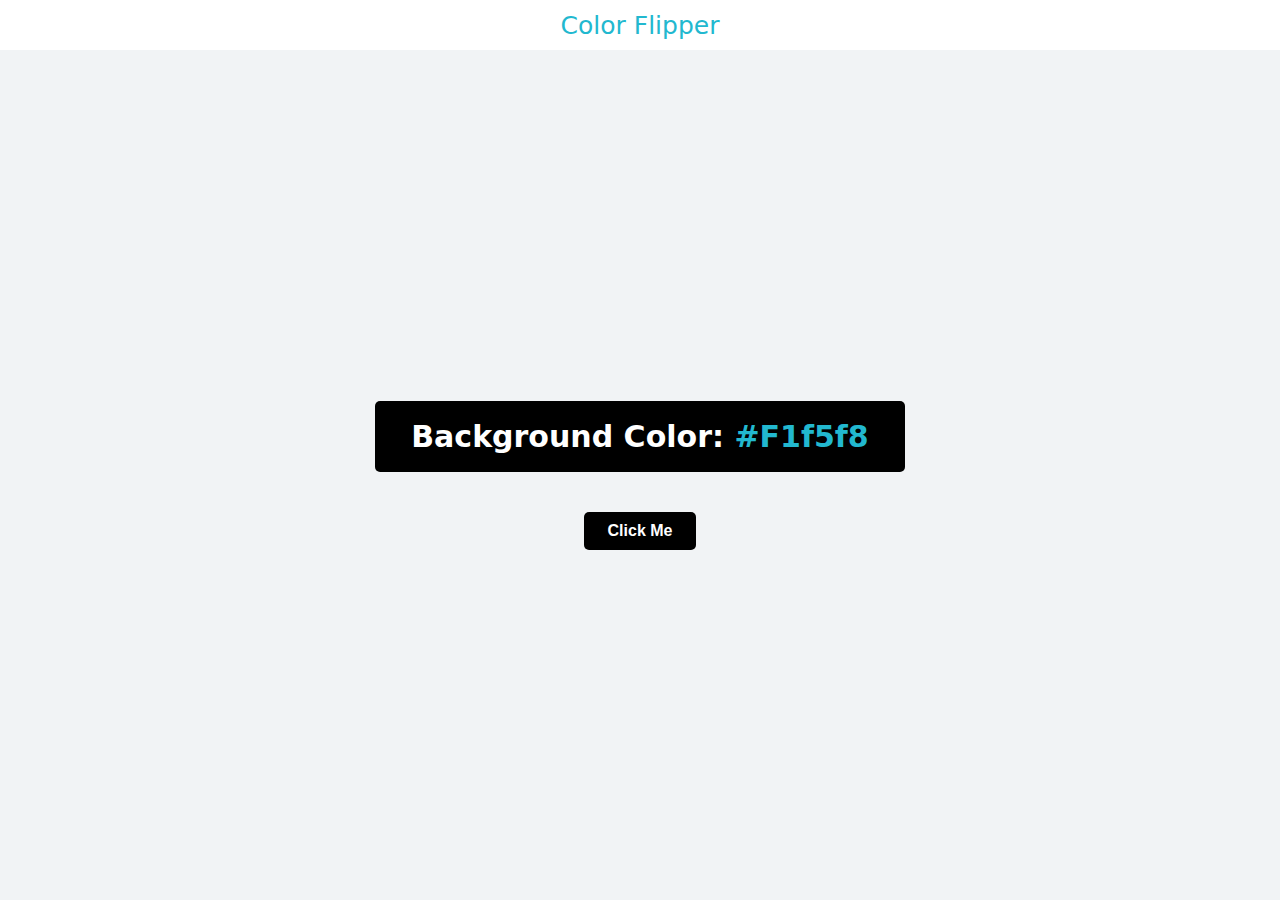
<file: color-flipper/index.html>
<!DOCTYPE html>
<html lang="en">
  <head>
    <meta charset="UTF-8" />
    <meta http-equiv="X-UA-Compatible" content="IE=edge" />
    <meta name="viewport" content="width=device-width, initial-scale=1.0" />
    <title>Color Flipper</title>
    <link rel="stylesheet" href="./style.css" />
  </head>
  <body>
    <!-- navbar -->
    <nav class="navbar">
      <span class="navbar-brand">Color Flipper</span>
    </nav>
    <main class="container">
      <!-- Background Color section -->
      <h1>Background Color: <span class="color">#F1f5f8</span></h1>
      <button class="btn" id="btn">Click Me</button>
    </main>
    <script src="./app.js"></script>
  </body>
</html>
</file>
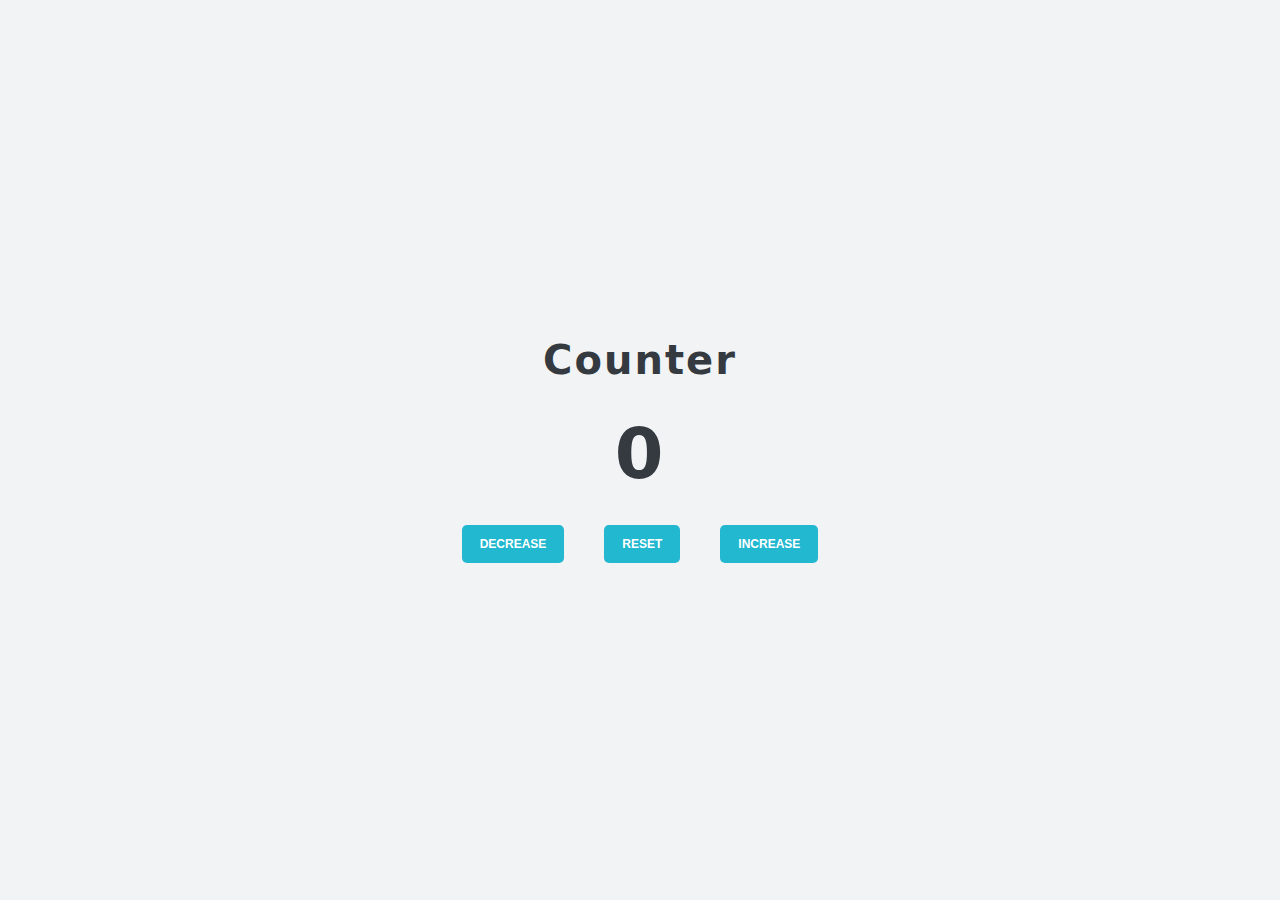
<file: counter/index.html>
<!DOCTYPE html>
<html lang="en">
  <head>
    <meta charset="UTF-8" />
    <meta http-equiv="X-UA-Compatible" content="IE=edge" />
    <meta name="viewport" content="width=device-width, initial-scale=1.0" />
    <title>Counter</title>
    <link rel="stylesheet" href="./style.css" />
  </head>
  <body>
    <main class="counter-container">
      <h1 class="counter-heading">Counter</h1>
      <span class="counter" id="counter">0</span>
      <div class="counter-buttons">
        <button class="btn decrease">Decrease</button>
        <button class="btn reset">Reset</button>
        <button class="btn increase">Increase</button>
      </div>
    </main>
    <script src="./app.js"></script>
  </body>
</html>
</file>
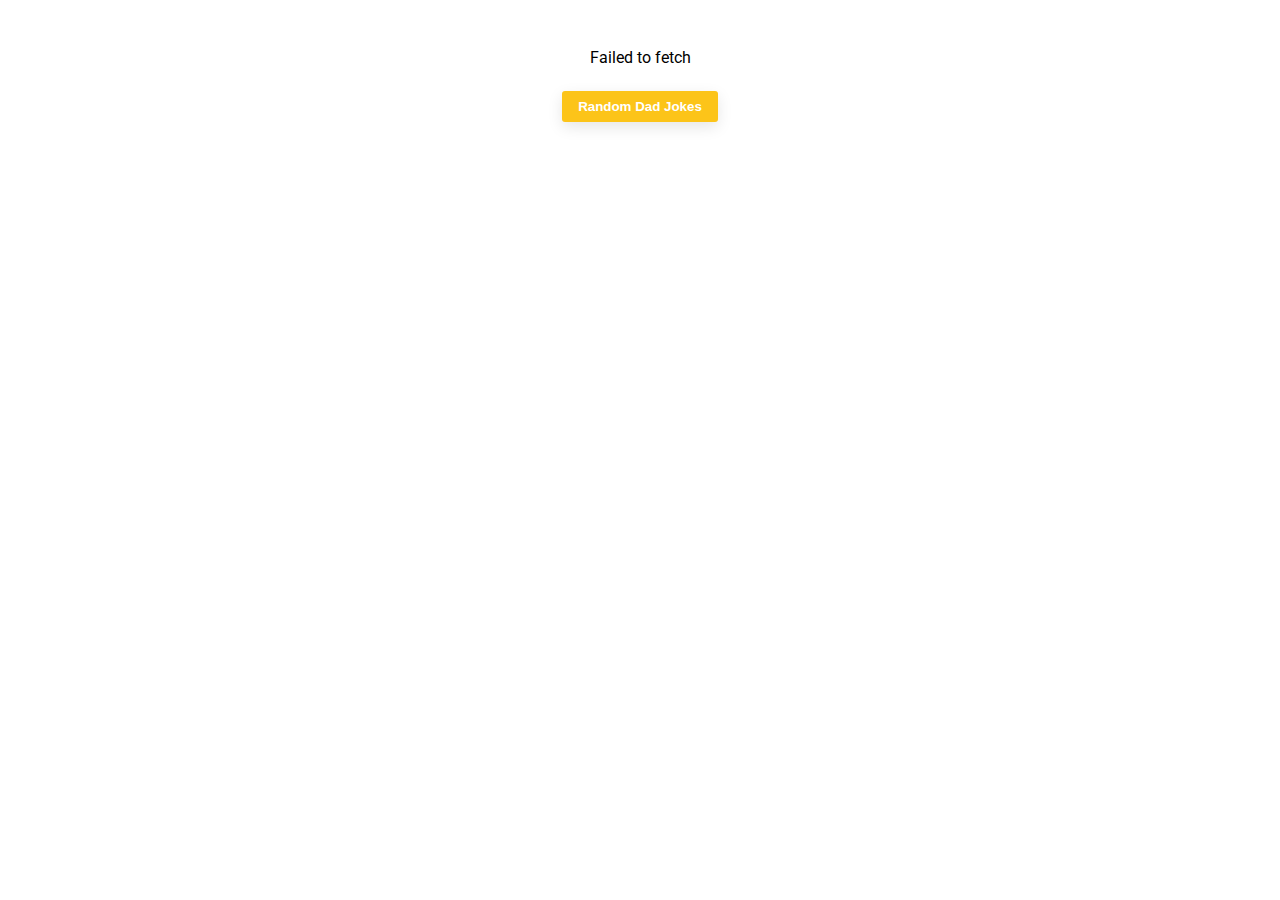
<file: dad jokes/index.html>
<!DOCTYPE html>
<html lang="en">
  <head>
    <meta charset="UTF-8" />
    <meta http-equiv="X-UA-Compatible" content="IE=edge" />
    <meta name="viewport" content="width=device-width, initial-scale=1.0" />
    <title>Dad jokes</title>
    <link rel="stylesheet" href="./styles.css" />
  </head>
  <body>
    <main class="main">
      <div class="joke-container">
        <p class="result"></p>
      </div>
      <button class="btn">Random Dad Jokes</button>
    </main>
    <script src="./script.js"></script>
  </body>
</html>
</file>
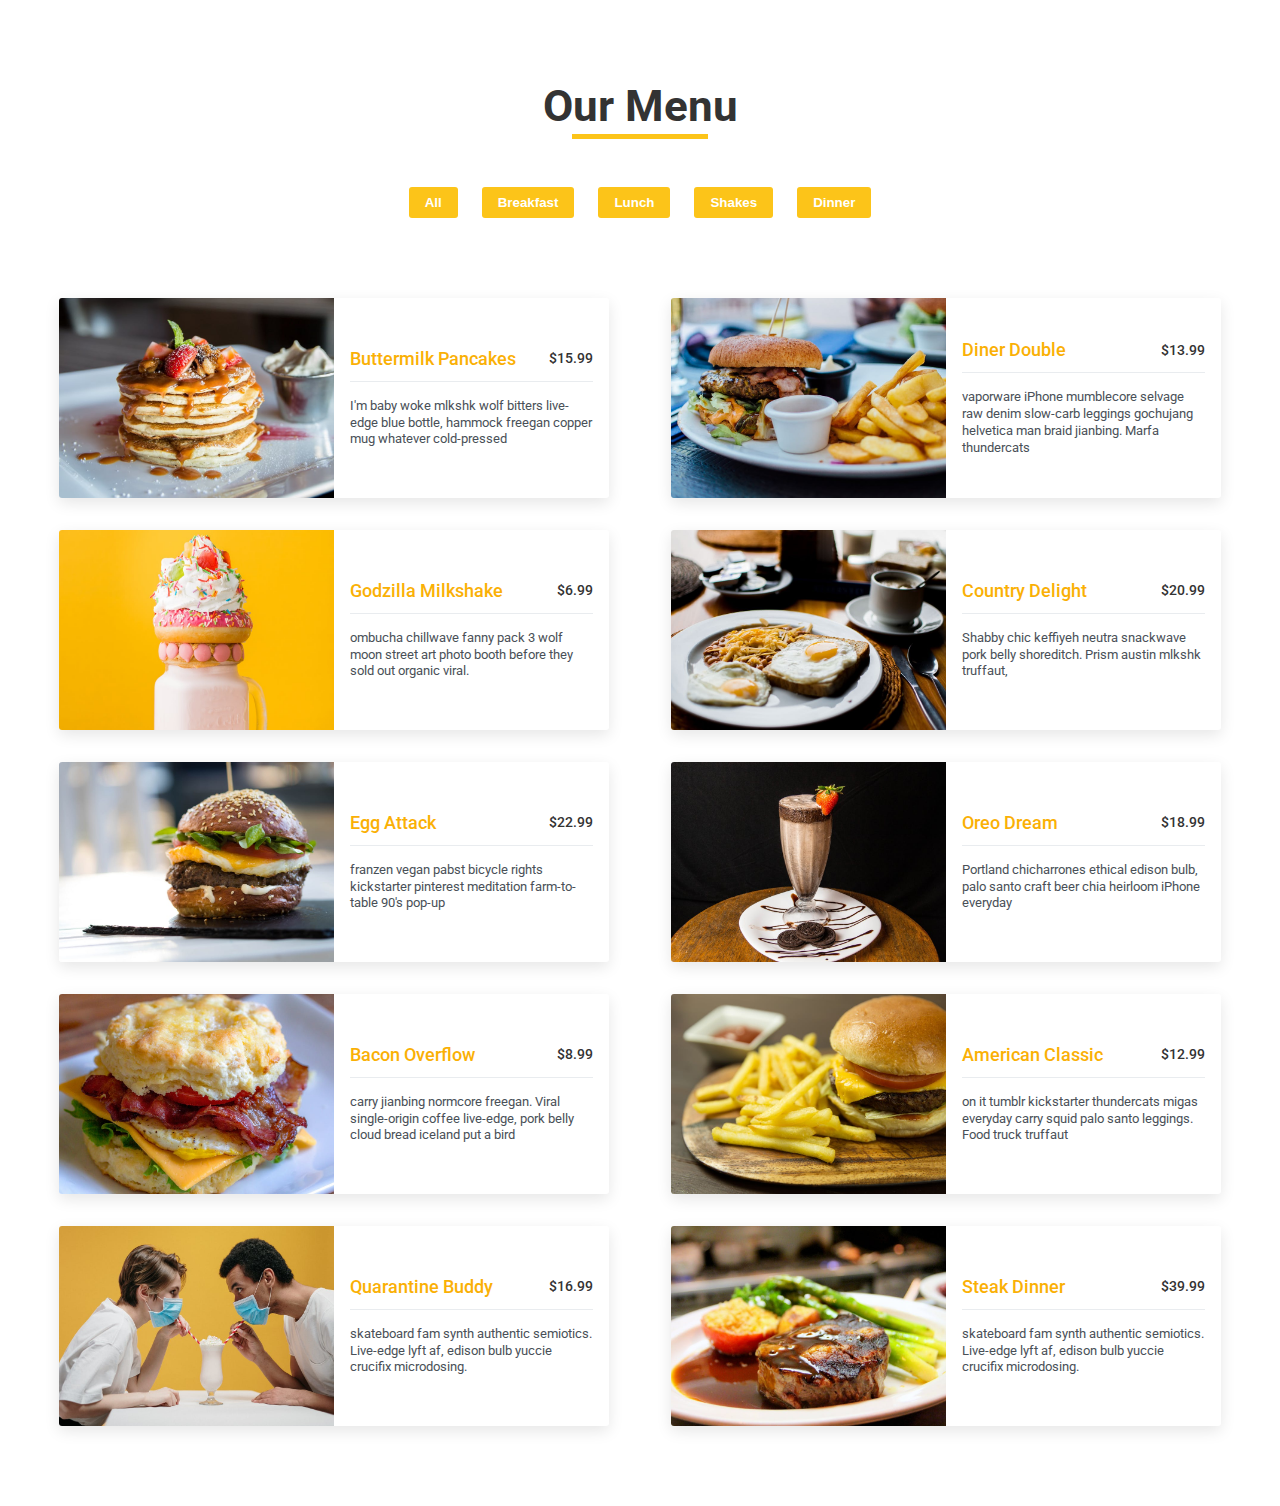
<file: menu/index.html>
<!DOCTYPE html>
<html lang="en">
  <head>
    <meta charset="UTF-8" />
    <meta http-equiv="X-UA-Compatible" content="IE=edge" />
    <meta name="viewport" content="width=device-width, initial-scale=1.0" />
    <title>Menu</title>
    <link
      rel="stylesheet"
      href="https://cdnjs.cloudflare.com/ajax/libs/font-awesome/6.1.1/css/all.min.css"
      integrity="sha512-KfkfwYDsLkIlwQp6LFnl8zNdLGxu9YAA1QvwINks4PhcElQSvqcyVLLD9aMhXd13uQjoXtEKNosOWaZqXgel0g=="
      crossorigin="anonymous"
      referrerpolicy="no-referrer"
    />
    <link rel="stylesheet" href="./styles.css" />
  </head>
  <body>
    <div class="container">
      <header class="header">
        <div class="heading">
          <h1>Our Menu</h1>
          <div class="underline"></div>
        </div>
        <div class="button-container">
          <!-- <button class="button" data-category="all">All</button>
          <button class="button" data-category="breakfast">Breakfast</button>
          <button class="button" data-category="lunch">Lunch</button>
          <button class="button" data-category="shakes">Shakes</button>
          <button class="button" data-category="dinner">Dinner</button> -->
        </div>
      </header>
      <section class="section-center"></section>
    </div>
    <script src="./app.js"></script>
  </body>
</html>
</file>
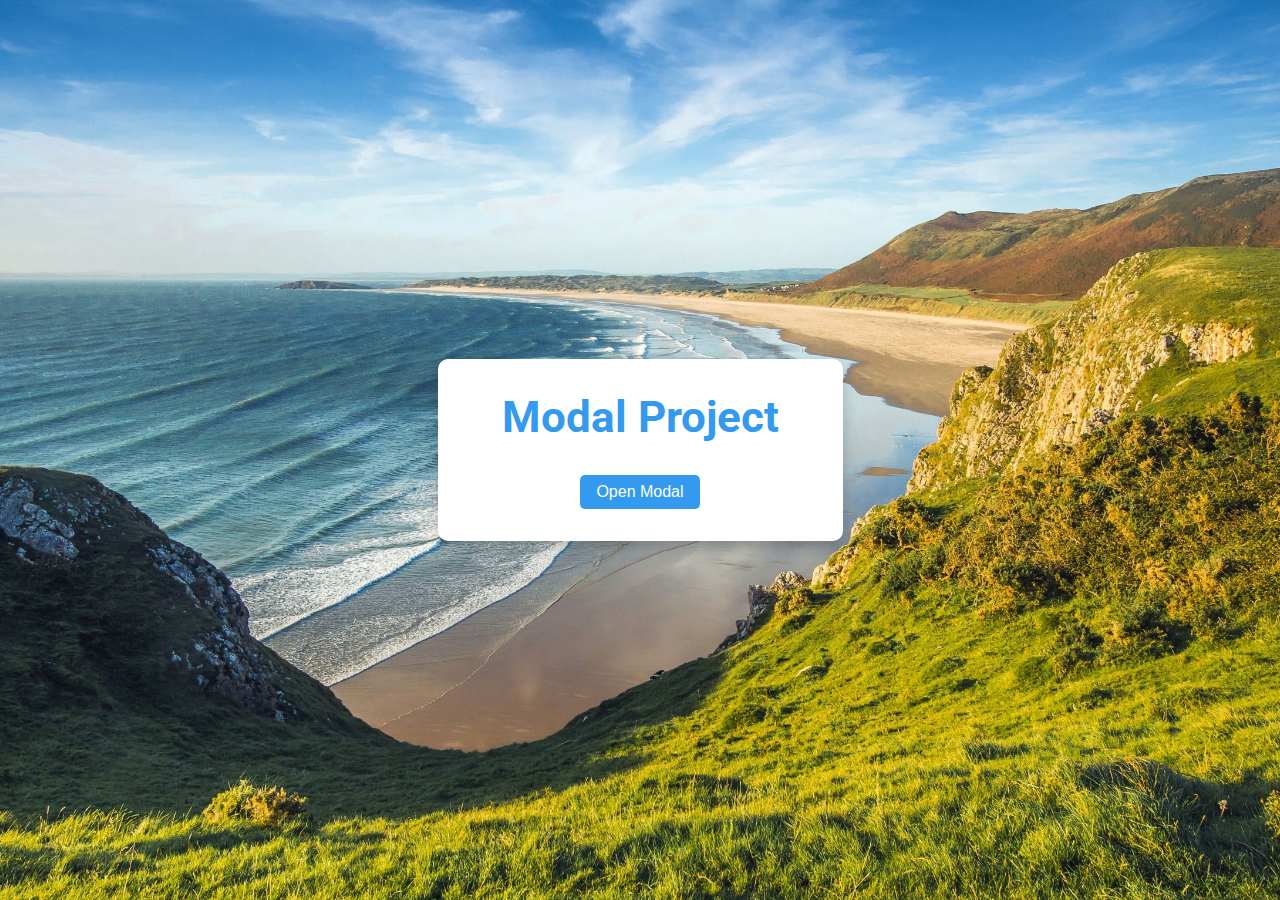
<file: modal/index.html>
<!DOCTYPE html>
<html lang="en">
  <head>
    <meta charset="UTF-8" />
    <meta http-equiv="X-UA-Compatible" content="IE=edge" />
    <meta name="viewport" content="width=device-width, initial-scale=1.0" />
    <title>Modal</title>
    <link
      rel="stylesheet"
      href="https://cdnjs.cloudflare.com/ajax/libs/font-awesome/6.1.1/css/all.min.css"
      integrity="sha512-KfkfwYDsLkIlwQp6LFnl8zNdLGxu9YAA1QvwINks4PhcElQSvqcyVLLD9aMhXd13uQjoXtEKNosOWaZqXgel0g=="
      crossorigin="anonymous"
      referrerpolicy="no-referrer"
    />
    <link rel="stylesheet" href="./style.css" />
  </head>
  <body>
    <header class="banner">
      <div class="hero">
        <h1 class="hero-heading">Modal Project</h1>
        <button class="modal-btn">Open Modal</button>
      </div>
    </header>
    <div class="modal-overlay">
      <div class="modal-container">
        <h3>Modal Content</h3>
        <button class="close-btn">
          <i class="fas fa-close"></i>
        </button>
      </div>
    </div>
    <script src="./app.js"></script>
  </body>
</html>
</file>
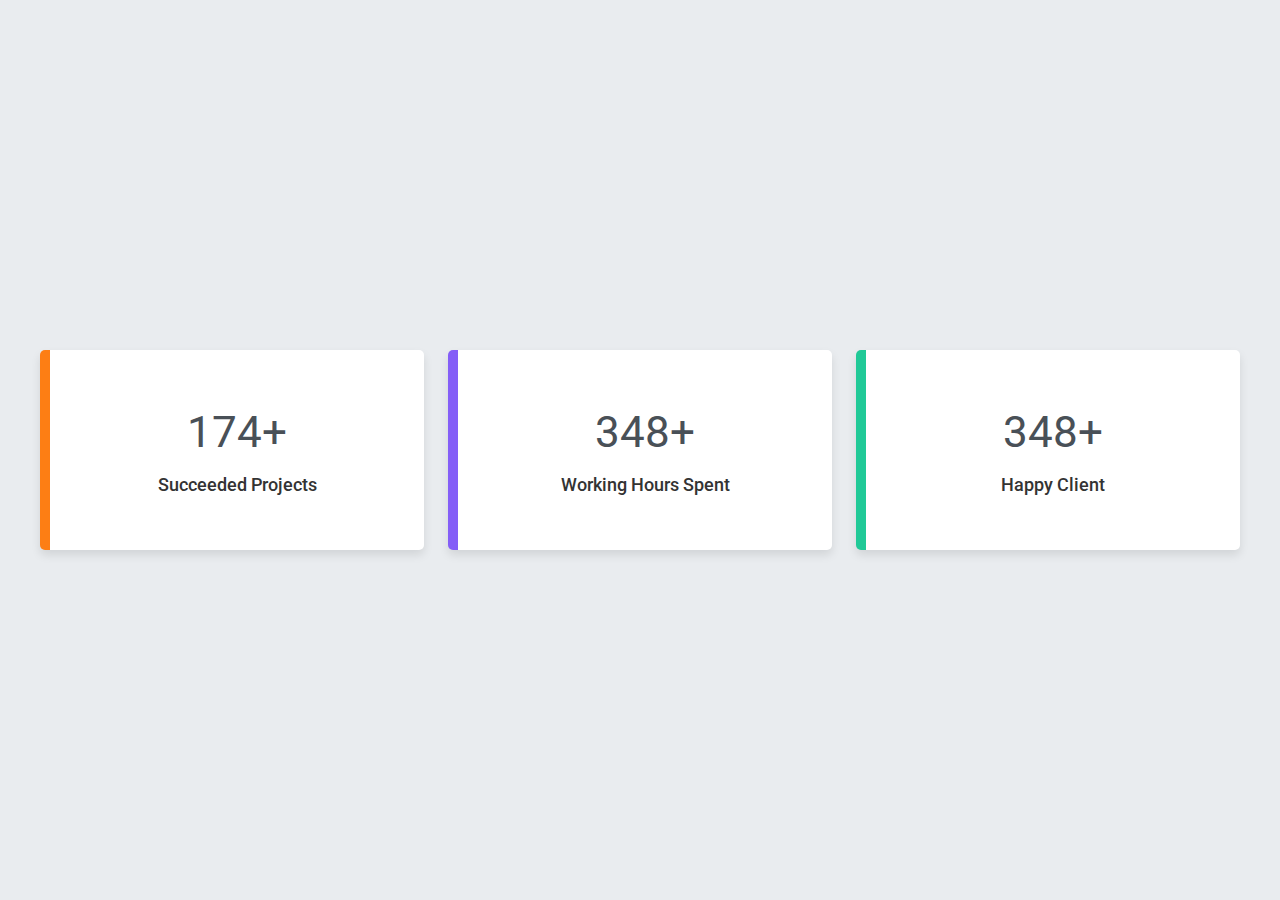
<file: numbers/index.html>
<!DOCTYPE html>
<html lang="en">
  <head>
    <meta charset="UTF-8" />
    <meta http-equiv="X-UA-Compatible" content="IE=edge" />
    <meta name="viewport" content="width=device-width, initial-scale=1.0" />
    <title>Numbers</title>
    <link
      rel="stylesheet"
      href="https://cdnjs.cloudflare.com/ajax/libs/font-awesome/6.1.1/css/all.min.css"
      integrity="sha512-KfkfwYDsLkIlwQp6LFnl8zNdLGxu9YAA1QvwINks4PhcElQSvqcyVLLD9aMhXd13uQjoXtEKNosOWaZqXgel0g=="
      crossorigin="anonymous"
      referrerpolicy="no-referrer"
    />
    <link rel="stylesheet" href="./styles.css" />
  </head>
  <body>
    <div class="container">
      <section class="section-center">
        <article class="card">
          <span class="number" data-value="500">0</span>
          <h2 class="card-heading">Succeeded Projects</h2>
        </article>
        <article class="card">
          <span class="number" data-value="1748">0</span>
          <h2 class="card-heading">Working Hours Spent</h2>
        </article>
        <article class="card">
          <span class="number" data-value="1500">0</span>
          <h2 class="card-heading">Happy Client</h2>
        </article>
      </section>
    </div>
    <script src="./app.js"></script>
  </body>
</html>
</file>
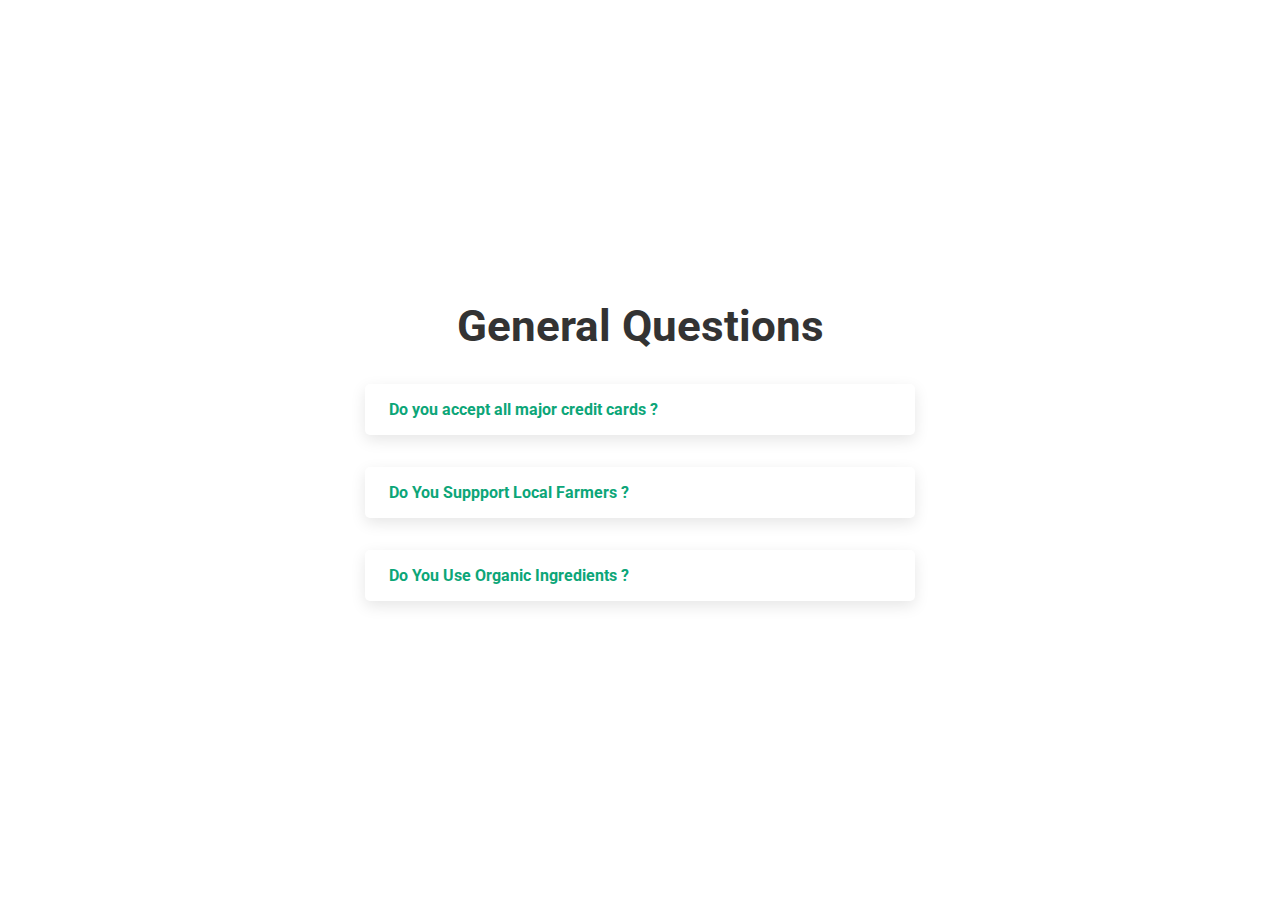
<file: questions/index.html>
<!DOCTYPE html>
<html lang="en">
  <head>
    <meta charset="UTF-8" />
    <meta http-equiv="X-UA-Compatible" content="IE=edge" />
    <meta name="viewport" content="width=device-width, initial-scale=1.0" />
    <title>Questions</title>
    <link
      rel="stylesheet"
      href="https://cdnjs.cloudflare.com/ajax/libs/font-awesome/6.1.1/css/all.min.css"
      integrity="sha512-KfkfwYDsLkIlwQp6LFnl8zNdLGxu9YAA1QvwINks4PhcElQSvqcyVLLD9aMhXd13uQjoXtEKNosOWaZqXgel0g=="
      crossorigin="anonymous"
      referrerpolicy="no-referrer"
    />
    <link rel="stylesheet" href="./styles.css" />
  </head>
  <body>
    <div class="container">
      <main class="questions-center">
        <h1 class="heading">General Questions</h1>
        <section class="questions">
          <!-- question -->
          <article class="question">
            <div class="question-header">
              <h2 class="question-title">Do you accept all major credit cards ?</h2>
              <button class="question-toggle-btn">
                <i class="fa-solid fa-angle-down"></i>
                <i class="fa-solid fa-angle-up"></i>
              </button>
            </div>
            <p class="question-text">
              Lorem ipsum dolor sit, amet consectetur adipisicing elit. Rem voluptates impedit iusto deleniti odit hic exercitationem aliquam, natus fugit alias neque eaque ut nobis facere.
            </p>
          </article>
          <!-- question -->
          <article class="question">
            <div class="question-header">
              <h2 class="question-title">Do You Suppport Local Farmers ?</h2>
              <button class="question-toggle-btn">
                <i class="fa-solid fa-angle-down"></i>
                <i class="fa-solid fa-angle-up"></i>
              </button>
            </div>
            <p class="question-text">
              Lorem ipsum dolor sit, amet consectetur adipisicing elit. Rem voluptates impedit iusto deleniti odit hic exercitationem aliquam, natus fugit alias neque eaque ut nobis facere.
            </p>
          </article>
          <!-- question -->
          <article class="question">
            <div class="question-header">
              <h2 class="question-title">Do You Use Organic Ingredients ?</h2>
              <button class="question-toggle-btn">
                <i class="fa-solid fa-angle-down"></i>
                <i class="fa-solid fa-angle-up"></i>
              </button>
            </div>
            <p class="question-text">
              Lorem ipsum dolor sit, amet consectetur adipisicing elit. Rem voluptates impedit iusto deleniti odit hic exercitationem aliquam, natus fugit alias neque eaque ut nobis facere.
            </p>
          </article>
        </section>
      </main>
    </div>
    <script src="./app.js"></script>
  </body>
</html>
</file>
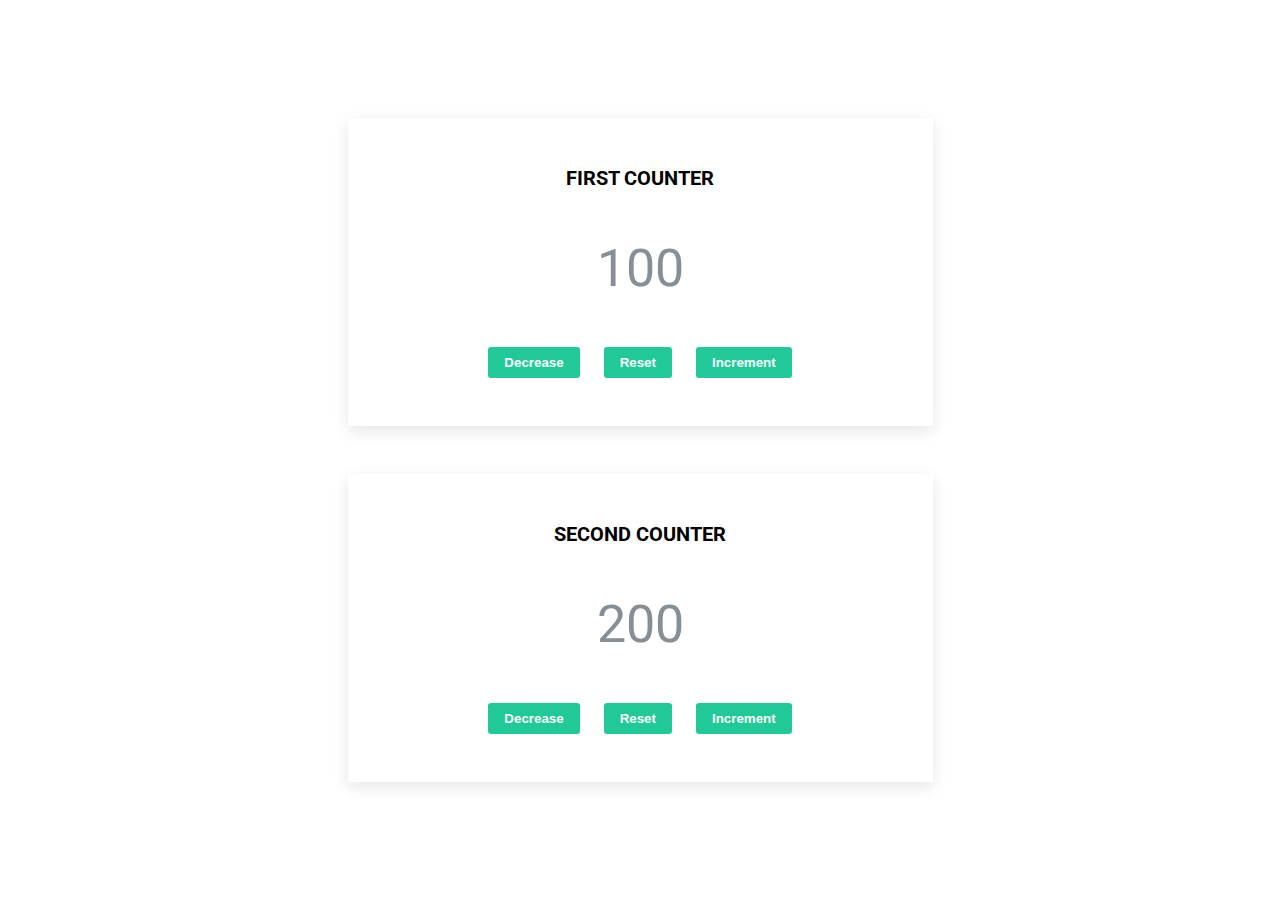
<file: OOP Projects/counter/index.html>
<!DOCTYPE html>
<html lang="en">
  <head>
    <meta charset="UTF-8" />
    <meta http-equiv="X-UA-Compatible" content="IE=edge" />
    <meta name="viewport" content="width=device-width, initial-scale=1.0" />
    <title>Counter</title>
    <link rel="stylesheet" href="./styles.css" />
  </head>
  <body>
    <div class="container">
      <section class="counters">
        <!-- First Counter -->
        <article class="counter first-counter">
          <h2 class="counter-heading">First Counter</h2>
          <span class="count">0</span>
          <div class="button-container">
            <button class="btn decrease">Decrease</button>
            <button class="btn reset">Reset</button>
            <button class="btn increase">Increment</button>
          </div>
        </article>
        <!-- Second Counter -->
        <article class="counter second-counter">
          <h2 class="counter-heading">Second Counter</h2>
          <span class="count">0</span>
          <div class="button-container">
            <button class="btn decrease">Decrease</button>
            <button class="btn reset">Reset</button>
            <button class="btn increase">Increment</button>
          </div>
        </article>
      </section>
    </div>
    <!-- <script src="./app-proto.js"></script> -->
    <script src="./app-class.js"></script>
  </body>
</html>
</file>
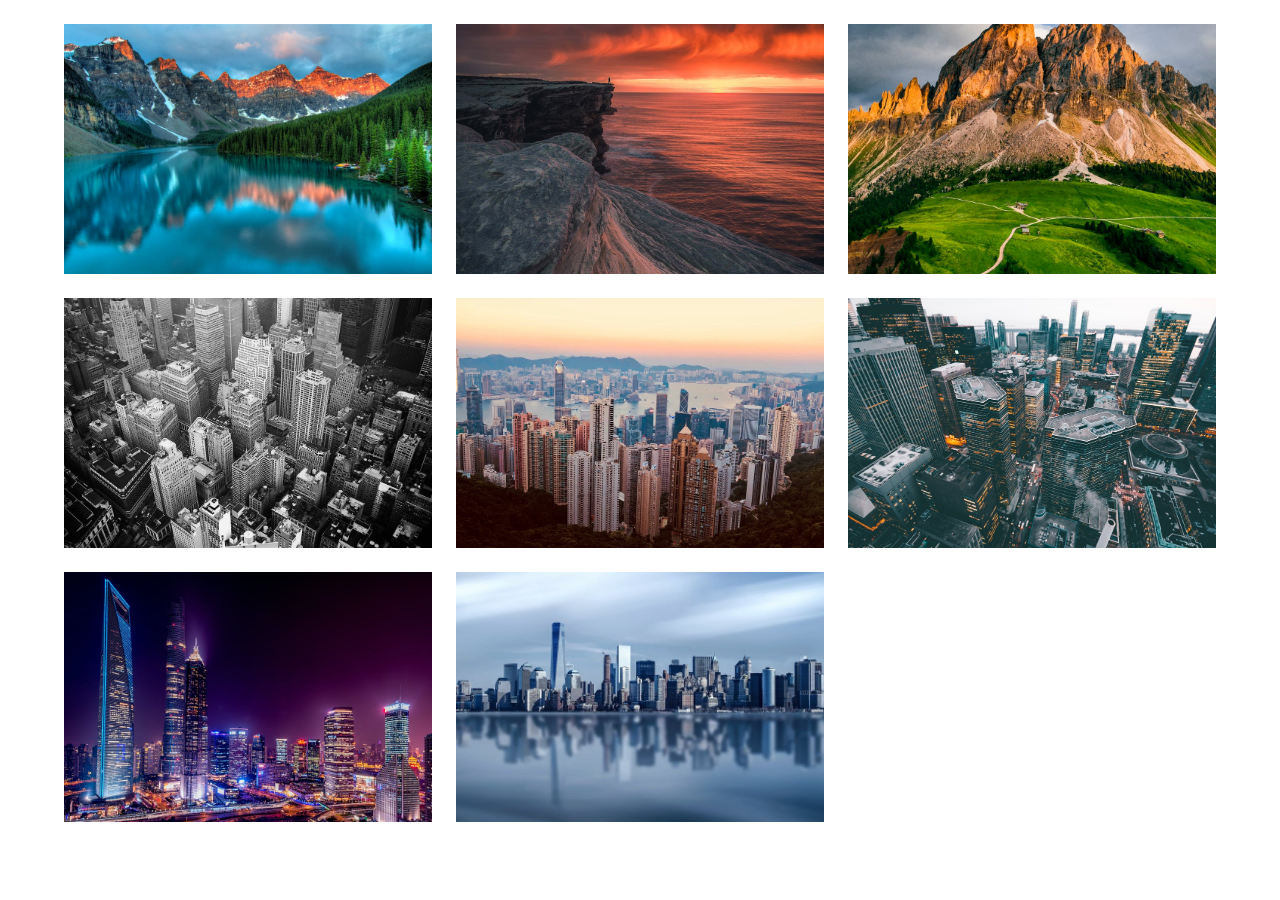
<file: OOP Projects/gallery/index.html>
<!DOCTYPE html>
<html lang="en">
  <head>
    <meta charset="UTF-8" />
    <meta http-equiv="X-UA-Compatible" content="IE=edge" />
    <meta name="viewport" content="width=device-width, initial-scale=1.0" />
    <title>Gallery</title>
    <link
      rel="stylesheet"
      href="https://cdnjs.cloudflare.com/ajax/libs/font-awesome/6.1.1/css/all.min.css"
      integrity="sha512-KfkfwYDsLkIlwQp6LFnl8zNdLGxu9YAA1QvwINks4PhcElQSvqcyVLLD9aMhXd13uQjoXtEKNosOWaZqXgel0g=="
      crossorigin="anonymous"
      referrerpolicy="no-referrer"
    />
    <link rel="stylesheet" href="./styles.css" />
  </head>
  <body>
    <div class="container">
      <!-- Nature Gallery -->
      <section class="section-center nature">
        <img src="./images/nature-1.jpeg" alt="nature imgs" class="img" title="nature-1" data-id="1" />
        <img src="./images/nature-2.jpeg" alt="nature imgs" class="img" title="nature-2" data-id="2" />
        <img
          src="./images/nature-3.jpeg"
          alt="nature imgs"
          class="img"
          title="
        nature-3"
          data-id="3"
        />
      </section>
      <!-- City Gallery -->
      <section class="section-center city">
        <img src="./images/city-1.jpeg" alt="city-img" class="img" title="city-1" data-id="1" />
        <img src="./images/city-2.jpeg" alt="city-img" class="img" title="city-2" data-id="2" />
        <img
          src="./images/city-3.jpeg"
          alt="city-img"
          class="img"
          title="
        city-3"
          data-id="3"
        />
        <img
          src="./images/city-4.jpeg"
          alt="city-img"
          class="img"
          title="
        city-4"
          data-id="4"
        />
        <img
          src="./images/city-5.jpeg"
          alt="city-img"
          class="img"
          title="
        city-5"
          data-id="5"
        />
      </section>
      <div class="modal">
        <i class="fa-solid fa-xmark close-modal"></i>
        <div class="modal-content">
          <img src="./images/city-1.jpeg" alt="" class="main-img" />
          <h2 class="image-name">Image Name</h2>
          <div class="button-container">
            <button class="btn btn-prev">
              <i class="fa-solid fa-chevron-left"></i>
            </button>
            <button class="btn btn-next">
              <i class="fa-solid fa-chevron-right"></i>
            </button>
          </div>
        </div>
        <div class="modal-images"></div>
      </div>
    </div>
    <script src="./app.js"></script>
  </body>
</html>
</file>
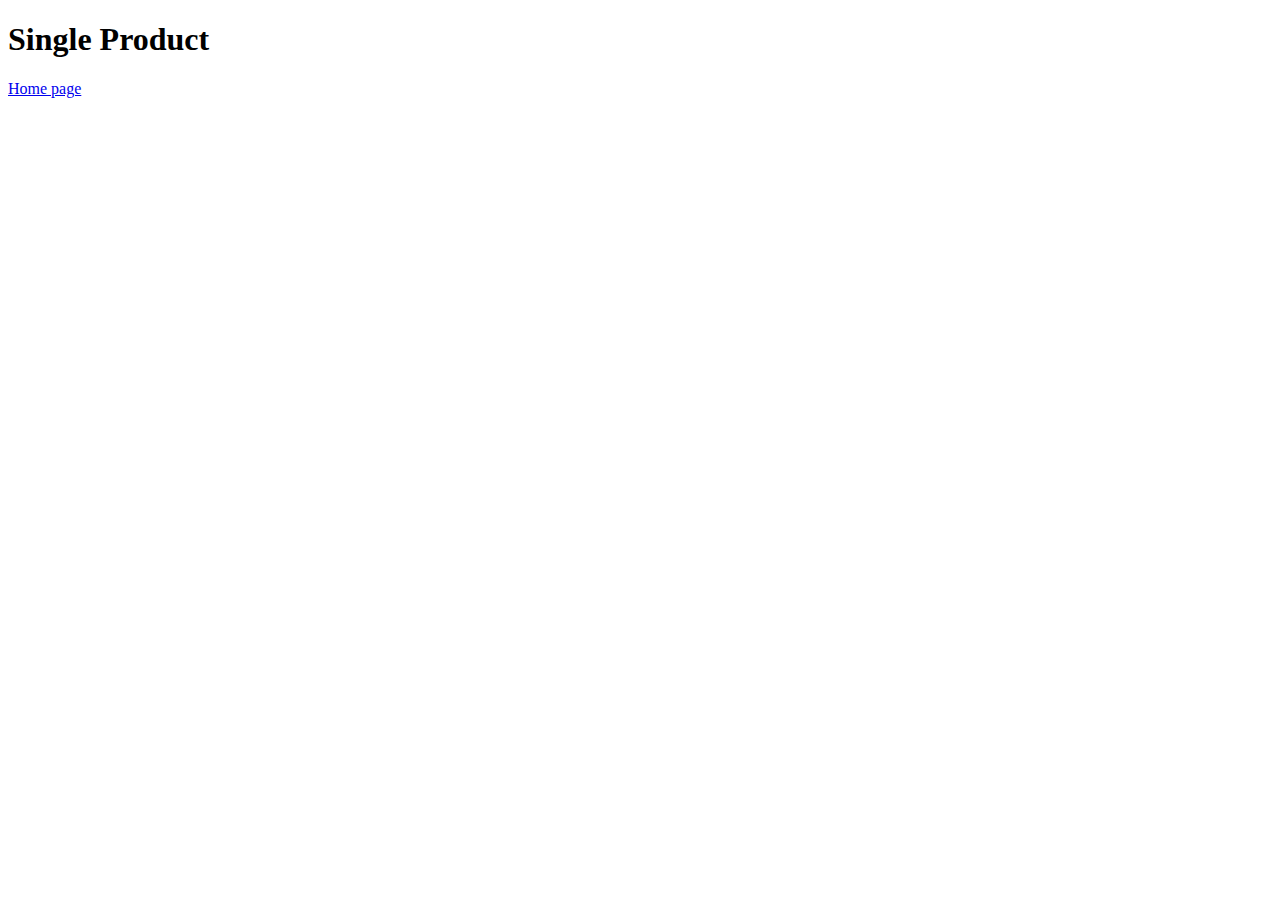
<file: products/product.html>
<!DOCTYPE html>
<html lang="en">
  <head>
    <meta charset="UTF-8" />
    <meta http-equiv="X-UA-Compatible" content="IE=edge" />
    <meta name="viewport" content="width=device-width, initial-scale=1.0" />
    <title>Single Product</title>
  </head>
  <body>
    <h1>Single Product</h1>
    <a href="./index.html">Home page</a>
  </body>
</html>
</file>
<file: color-flipper/style.css>
/* General Styles */

* {
  margin: 0;
  padding: 0;
  box-sizing: border-box;
}

html {
  font-size: 62.5%;
}

body {
  font-family: system-ui, -apple-system, BlinkMacSystemFont, 'Segoe UI', Roboto, Oxygen, Ubuntu, Cantarell, 'Open Sans', 'Helvetica Neue', sans-serif;
  background-color: #f1f3f5;
}

ul {
  list-style-type: none;
}

.container {
  max-width: 120rem;
  margin: 0 auto;
}

/* Navbar */

.navbar {
  background-color: #fff;
  height: 5rem;
  display: flex;
  align-items: center;
  justify-content: center;
  padding: 0 1.6rem;
}

.navbar-brand {
  font-size: 2.5rem;
  font-weight: 500;
  color: #22b8cf;
}

main {
  height: calc(100vh - 5rem);
  display: flex;
  flex-direction: column;
  gap: 4rem;
  justify-content: center;
  align-items: center;
}

main h1 {
  background-color: black;
  color: white;
  padding: 1.8rem 3.6rem;
  border-radius: 5px;
  font-size: 3rem;
  text-align: center;
}

.color {
  color: #22b8cf;
  text-transform: capitalize;
}

.btn {
  background-color: #000;
  outline: none;
  border: none;
  color: #fff;
  padding: 1rem 2.4rem;
  border-radius: 5px;
  font-weight: 700;
  font-size: 1.6rem;
  cursor: pointer;
}
</file>
<file: counter/style.css>
/* General Styles */

* {
  margin: 0;
  padding: 0;
  box-sizing: border-box;
}

html {
  font-size: 62.5%;
}

body {
  font-family: system-ui, -apple-system, BlinkMacSystemFont, 'Segoe UI', Roboto, Oxygen, Ubuntu, Cantarell, 'Open Sans', 'Helvetica Neue', sans-serif;
  background-color: #f1f3f5;
  color: #343a40;
  letter-spacing: 0.2rem;
}

ul {
  list-style-type: none;
}

.counter-container {
  height: 100vh;
  display: flex;
  flex-direction: column;
  justify-content: center;
  align-items: center;
  gap: 3rem;
}

.counter-heading {
  font-size: 4rem;
}

.counter {
  font-size: 7rem;
  font-weight: 700;
}

.counter-buttons {
  display: flex;
  gap: 4rem;
}

.btn {
  background-color: transparent;
  outline: none;
  cursor: pointer;
  border: none;
  font-size: 1.2rem;
  background-color: #22b8cf;
  color: #fff;
  padding: 1.2rem 1.8rem;
  text-transform: uppercase;
  font-weight: 700;
  border-radius: 5px;
  transition: all 0.3s;
}

.btn:hover {
  background-color: #15aabf;
}
</file>
<file: dad jokes/styles.css>
/* 
- Font sizes (px)
10 / 12 / 14 / 16 / 18 / 20 / 24 / 30 / 36 / 44 / 52 / 62 / 74 / 86 / 98

- Spacing system (px)
2 / 4 / 8 / 12 / 16 / 24 / 32 / 48 / 64 / 80 / 96 / 128

*/

/* General Styles */
@import url('https://fonts.googleapis.com/css2?family=Roboto:wght@400;500;700&display=swap');

* {
  margin: 0;
  padding: 0;
  box-sizing: border-box;
}

:root {
  /* Shades of grey color */
  --light-grey-color: #e9ecef;
  --grey-color: #868e96;
  --dark-grey-color: #495057;

  /* Shades of primary color */
  --light-primary-color: #ffe066;
  --primary-color: #fcc419;
  --dark-primary-color: #fab005;

  /* white color */
  --white-color: #ffffff;

  /* black color*/
  --black-color: #333;

  /* box shadow */

  --light-box-shadow: 0 5px 15px rgba(0, 0, 0, 0.1);
  --dark-box-shadow: 0 5px 15px rgba(0, 0, 0, 0.2);

  /* transition */
  --transition: all 0.3s;
}

html {
  font-size: 62.5%;
}

body {
  font-family: 'Roboto', sans-serif;
}

a {
  text-decoration: none;
}

ul {
  list-style-type: none;
}

img {
  display: block;
  width: 100%;
  height: 100%;
  object-fit: cover;
}

button {
  background: transparent;
  outline: none;
  border: none;
  cursor: pointer;
}

/* Main */

.main {
  max-width: 120rem;
  margin: 2.4rem auto;
  display: flex;
  flex-direction: column;
  align-items: center;
  gap: 2.4rem;
  padding: 2.4rem;
}

.result {
  font-size: 1.6rem;
}

.btn {
  background-color: var(--primary-color);
  color: var(--white-color);
  font-weight: 700;
  padding: 0.8rem 1.6rem;
  border-radius: 3px;
  box-shadow: var(--light-box-shadow);
}
</file>
<file: menu/styles.css>
/* 
- Font sizes (px)
10 / 12 / 14 / 16 / 18 / 20 / 24 / 30 / 36 / 44 / 52 / 62 / 74 / 86 / 98

- Spacing system (px)
2 / 4 / 8 / 12 / 16 / 24 / 32 / 48 / 64 / 80 / 96 / 128

*/

/* General Styles */
@import url('https://fonts.googleapis.com/css2?family=Roboto:wght@400;500;700&display=swap');

* {
  margin: 0;
  padding: 0;
  box-sizing: border-box;
}

:root {
  /* Shades of grey color */
  --light-grey-color: #e9ecef;
  --grey-color: #868e96;
  --dark-grey-color: #495057;

  /* Shades of primary color */
  --light-primary-color: #ffe066;
  --primary-color: #fcc419;
  --dark-primary-color: #fab005;

  /* white color */
  --white-color: #ffffff;

  /* black color*/
  --black-color: #333;

  /* box shadow */

  --light-box-shadow: 0 5px 15px rgba(0, 0, 0, 0.1);
  --dark-box-shadow: 0 5px 15px rgba(0, 0, 0, 0.2);

  /* transition */
  --transition: all 0.3s;
}

html {
  font-size: 62.5%;
}

body {
  font-family: 'Roboto', sans-serif;
}

a {
  text-decoration: none;
}

ul {
  list-style-type: none;
}

img {
  display: block;
  width: 100%;
  height: 100%;
  object-fit: cover;
}

h1 {
  font-size: 4.4rem;
}

button {
  background: transparent;
  outline: none;
  border: none;
}

.container {
  max-width: 120rem;
  margin: 0 auto;
}

/* 
=========
Header
=========
*/

.header {
  display: flex;
  flex-direction: column;
  justify-content: center;
  align-items: center;
  margin-top: 8rem;
}

.heading {
  display: flex;
  flex-direction: column;
  align-items: center;
}

.heading h1 {
  color: var(--black-color);
}

.underline {
  margin-top: 0.2rem;
  width: 70%;
  height: 0.5rem;
  background: var(--primary-color);
}

.button-container {
  margin-top: 4.8rem;
  display: flex;
  flex-wrap: wrap;
  justify-content: center;
  gap: 2.4rem;
}

.button {
  background-color: var(--primary-color);
  color: var(--white-color);
  padding: 0.8rem 1.6rem;
  border-radius: 3px;
  font-weight: 700;
  cursor: pointer;
  transition: var(--transition);
  text-transform: capitalize;
}

.button:hover {
  background-color: var(--dark-primary-color);
}

/* 
===========
Menu
=========
*/

.section-center {
  margin: 8rem 0;
  display: grid;
  gap: 3.2rem 2.4rem;
  justify-items: center;
}

.menu-item {
  display: grid;
  align-items: center;
  max-width: 35rem;
  box-shadow: var(--light-box-shadow);
  border-radius: 3px;
  overflow: hidden;
}

.menu-item-img {
  height: 20rem;
}

.menu-item-info {
  padding: 1.6rem;
}

.menu-item-header {
  border-bottom: 1px solid var(--light-grey-color);
  padding-bottom: 1.2rem;
  display: flex;
  align-items: center;
  justify-content: space-between;
  text-transform: capitalize;
}

.menu-item-header h2 {
  font-size: 1.8rem;
  font-weight: 500;
  color: var(--dark-primary-color);
}

.menu-price {
  font-size: 1.4rem;
  font-weight: 500;
  color: var(--black-color);
}

.menu-item-text {
  font-size: 1.3rem;
  line-height: 1.3;
  margin-top: 1.6rem;
  color: var(--dark-grey-color);
}

@media screen and (min-width: 992px) {
  .section-center {
    grid-template-columns: repeat(2, 1fr);
  }
  .menu-item {
    grid-template-columns: repeat(2, 1fr);
    max-width: 55rem;
  }
}
</file>
<file: modal/style.css>
/* 
- Font sizes (px)
10 / 12 / 14 / 16 / 18 / 20 / 24 / 30 / 36 / 44 / 52 / 62 / 74 / 86 / 98

- Spacing system (px)
2 / 4 / 8 / 12 / 16 / 24 / 32 / 48 / 64 / 80 / 96 / 128

*/

/* General Styles */
@import url('https://fonts.googleapis.com/css2?family=Roboto:wght@400;500;700&display=swap');

* {
  margin: 0;
  padding: 0;
  box-sizing: border-box;
}

:root {
  /* Shades of grey color */
  --light-grey-color: #e9ecef;
  --grey-color: #868e96;
  --dark-grey-color: #495057;

  /* Shades of primary color */
  --light-primary-color: #74c0fc;
  --primary-color: #339af0;
  --dark-primary-color: #1c7ed6;

  /* white color */
  --white-color: #ffffff;

  /* black color*/
  --black-color: #333;

  /* box shadow */

  --light-box-shadow: 0 5px 15px rgba(0, 0, 0, 0.1);
  --dark-box-shadow: 0 5px 15px rgba(0, 0, 0, 0.2);

  /* transition */
  --transition: all 0.3s;
}

html {
  font-size: 62.5%;
}

body {
  font-family: 'Roboto', sans-serif;
  background-color: var(--light-grey-color);
}

a {
  text-decoration: none;
}

ul {
  list-style-type: none;
}

img {
  display: block;
  width: 100%;
}

h1 {
  font-size: 4.4rem;
}

button {
  background: transparent;
  outline: none;
  border: none;
}

.container {
  max-width: 120rem;
  margin: 0 auto;
}

/* 
===========
Banner
===========
*/

.banner {
  min-height: 100vh;
  background: url('./banner.jpg') center/cover no-repeat;
  display: flex;
  justify-content: center;
  align-items: center;
}

.hero {
  background-color: var(--white-color);
  text-align: center;
  padding: 3.2rem 6.4rem;
  border-radius: 10px;
  box-shadow: var(--dark-box-shadow);
}

.hero-heading {
  color: var(--primary-color);
}

.modal-btn {
  margin-top: 3.2rem;
  font-size: 1.6rem;
  background-color: var(--primary-color);
  color: var(--white-color);
  padding: 0.8rem 1.6rem;
  border-radius: 5px;
  cursor: pointer;
  transition: var(--transition);
}

.btn:hover {
  background-color: var(--dark-primary-color);
}

/* 
===========
Modal
===========
*/

.modal-overlay {
  background-color: #339bf042;
  position: fixed;
  top: 0;
  left: 0;
  width: 100%;
  height: 100%;
  display: none;
}

.show-modal {
  display: flex;
  justify-content: center;
  align-items: center;
}

.modal-container {
  background-color: var(--white-color);
  padding: 3.2rem;
  width: 90vw;
  height: 35vh;
  max-width: 62rem;
  display: flex;
  justify-content: center;
  align-items: center;
  position: relative;
  border-radius: 3px;
  box-shadow: var(--light-box-shadow);
}

.modal-container h3 {
  font-size: 3.6rem;
  color: var(--dark-primary-color);
}

.close-btn {
  position: absolute;
  top: 2rem;
  right: 2rem;
  font-size: 2.4rem;
  color: var(--black-color);
  transition: var(--transition);
  cursor: pointer;
}

.close-btn:hover {
  color: var(--primary-color);
}
</file>
<file: numbers/styles.css>
/* 
- Font sizes (px)
10 / 12 / 14 / 16 / 18 / 20 / 24 / 30 / 36 / 44 / 52 / 62 / 74 / 86 / 98

- Spacing system (px)
2 / 4 / 8 / 12 / 16 / 24 / 32 / 48 / 64 / 80 / 96 / 128

*/

/* General Styles */
@import url('https://fonts.googleapis.com/css2?family=Roboto:wght@400;500;700&display=swap');

* {
  margin: 0;
  padding: 0;
  box-sizing: border-box;
}

:root {
  /* Shades of grey color */
  --light-grey-color: #e9ecef;
  --grey-color: #868e96;
  --dark-grey-color: #495057;

  /*  colors */
  --orange-color: #fd7e14;
  --purple-color: #845ef7;
  --teal-color: #20c997;
  /* white */
  --white-color: #ffffff;
}

html {
  font-size: 62.5%;
}

body {
  font-family: 'Roboto', sans-serif;
  background-color: var(--light-grey-color);
}

ul {
  list-style-type: none;
}

.container {
  max-width: 120rem;
  margin: 0 auto;
}

img {
  display: block;
  width: 100%;
}

h1 {
  font-size: 4.4rem;
}

.section-center {
  height: 100vh;
  display: grid;
  justify-items: center;
  align-items: center;
  gap: 2.4rem;
}

.card {
  background-color: var(--white-color);
  width: 100%;
  max-width: 45rem;
  height: 20rem;
  display: flex;
  flex-direction: column;
  justify-content: center;
  align-items: center;
  gap: 1.6rem;
  box-shadow: 0 5px 10px rgba(0, 0, 0, 0.1);
  border-radius: 5px;
}

.card:nth-child(1) {
  border-left: 10px solid var(--orange-color);
}

.card:nth-child(2) {
  border-left: 10px solid var(--purple-color);
}

.card:nth-child(3) {
  border-left: 10px solid var(--teal-color);
}

.number {
  color: var(--dark-grey-color);
  font-size: 4.4rem;
}

.card-heading {
  font-weight: 500;
  font-size: 1.8rem;
  color: #333;
}

@media screen and (min-width: 992px) {
  .section-center {
    grid-template-columns: repeat(3, 1fr);
  }
}
</file>
<file: questions/styles.css>
/* 
- Font sizes (px)
10 / 12 / 14 / 16 / 18 / 20 / 24 / 30 / 36 / 44 / 52 / 62 / 74 / 86 / 98

- Spacing system (px)
2 / 4 / 8 / 12 / 16 / 24 / 32 / 48 / 64 / 80 / 96 / 128

*/

/* General Styles */
@import url('https://fonts.googleapis.com/css2?family=Roboto:wght@400;500;700&display=swap');

* {
  margin: 0;
  padding: 0;
  box-sizing: border-box;
}

:root {
  /* Shades of grey color */
  --light-grey-color: #e9ecef;
  --grey-color: #868e96;
  --dark-grey-color: #495057;

  /* Shades of primary color */
  --light-primary-color: #63e6be;
  --primary-color: #20c997;
  --dark-primary-color: #0ca678;

  /* white color */
  --white-color: #ffffff;

  /* black color*/
  --black-color: #333;

  /* box shadow */

  --light-box-shadow: 0 5px 15px rgba(0, 0, 0, 0.1);
  --dark-box-shadow: 0 5px 15px rgba(0, 0, 0, 0.2);

  /* transition */
  --transition: all 0.3s;
}

html {
  font-size: 62.5%;
}

body {
  font-family: 'Roboto', sans-serif;
}

a {
  text-decoration: none;
}

ul {
  list-style-type: none;
}

img {
  display: block;
  width: 100%;
}

h1 {
  font-size: 4.4rem;
}

button {
  background: transparent;
  outline: none;
  border: none;
}

.container {
  max-width: 120rem;
  margin: 0 auto;
}

/* 
==========
Questions 
==========
*/

.questions {
  display: flex;
  flex-direction: column;
  gap: 3.2rem;
}

.questions-center {
  display: flex;
  flex-direction: column;
  justify-content: center;
  align-items: center;
  gap: 3.2rem;
  height: 100vh;
  padding: 0 3.2rem;
}

.heading {
  color: var(--black-color);
}

.question {
  background-color: var(--white-color);
  padding: 1.6rem 2.4rem;
  display: flex;
  flex-direction: column;
  gap: 2.4rem;
  box-shadow: var(--light-box-shadow);
  border-radius: 5px;
}

.question-header {
  display: flex;
  justify-content: space-between;
  gap: 9.6rem;
}

.question-title {
  color: var(--dark-primary-color);
  font-size: 1.6rem;
}

.question-toggle-btn {
  font-size: 1.6rem;
  color: var(--primary-color);
  cursor: pointer;
}

.question-text {
  border-top: 1px solid var(--light-grey-color);
  padding-top: 1.6rem;
  display: none;
  font-size: 1.4rem;
  color: var(--dark-grey-color);
  line-height: 1.5;
}

.fa-angle-up {
  display: none;
}

.show-text .question-text {
  display: block;
}

.show-text .fa-angle-down {
  display: none;
}

.show-text .fa-angle-up {
  display: block;
}

@media screen and (min-width: 768px) {
  .question {
    width: 55rem;
  }
}
</file>
<file: OOP Projects/counter/styles.css>
/* 
- Font sizes (px)
10 / 12 / 14 / 16 / 18 / 20 / 24 / 30 / 36 / 44 / 52 / 62 / 74 / 86 / 98

- Spacing system (px)
2 / 4 / 8 / 12 / 16 / 24 / 32 / 48 / 64 / 80 / 96 / 128

*/

/* General Styles */
@import url('https://fonts.googleapis.com/css2?family=Roboto:wght@400;500;700&display=swap');

* {
  margin: 0;
  padding: 0;
  box-sizing: border-box;
}

:root {
  /* Shades of grey color */
  --light-grey-color: #e9ecef;
  --grey-color: #868e96;
  --dark-grey-color: #495057;

  /* Shades of primary color */
  --light-primary-color: #63e6be;
  --primary-color: #20c997;
  --dark-primary-color: #0ca678;

  /* white color */
  --white-color: #ffffff;

  /* black color*/
  --black-color: #333;

  /* box shadow */

  --light-box-shadow: 0 5px 15px rgba(0, 0, 0, 0.1);
  --dark-box-shadow: 0 5px 15px rgba(0, 0, 0, 0.2);

  /* transition */
  --transition: all 0.3s;
}

html {
  font-size: 62.5%;
}

body {
  font-family: 'Roboto', sans-serif;
}

a {
  text-decoration: none;
}

ul {
  list-style-type: none;
}

img {
  display: block;
  width: 100%;
}

h1 {
  font-size: 4.4rem;
}

button {
  background: transparent;
  outline: none;
  border: none;
}

.container {
  max-width: 120rem;
  margin: 0 auto;
}

/* Counters */

.counters {
  height: 100vh;
  display: flex;
  flex-direction: column;
  align-items: center;
  justify-content: center;
  gap: 4.8rem;
}

.counter {
  box-shadow: var(--light-box-shadow);
  padding: 4.8rem;
  display: flex;
  flex-direction: column;
  align-items: center;
  gap: 4.8rem;
  max-width: 65vh;
  width: 100%;
}

.counter-heading {
  font-size: 2rem;
  text-transform: uppercase;
}

.count {
  font-size: 5.2rem;
  color: var(--grey-color);
}

.button-container {
  display: flex;
  gap: 2.4rem;
}

.btn {
  background-color: var(--primary-color);
  color: var(--white-color);
  padding: 0.8rem 1.6rem;
  border-radius: 3px;
  font-weight: 700;
  cursor: pointer;
}
</file>
<file: OOP Projects/gallery/styles.css>
/* 
- Font sizes (px)
10 / 12 / 14 / 16 / 18 / 20 / 24 / 30 / 36 / 44 / 52 / 62 / 74 / 86 / 98

- Spacing system (px)
2 / 4 / 8 / 12 / 16 / 24 / 32 / 48 / 64 / 80 / 96 / 128

*/

/* General Styles */
@import url('https://fonts.googleapis.com/css2?family=Roboto:wght@400;500;700&display=swap');

* {
  margin: 0;
  padding: 0;
  box-sizing: border-box;
}

:root {
  /* Shades of grey color */
  --light-grey-color: #e9ecef;
  --grey-color: #868e96;
  --dark-grey-color: #495057;

  /* Shades of primary color */
  --light-primary-color: #ffe066;
  --primary-color: #fcc419;
  --dark-primary-color: #fab005;

  /* white color */
  --white-color: #ffffff;

  /* black color*/
  --black-color: #333;

  /* box shadow */

  --light-box-shadow: 0 5px 15px rgba(0, 0, 0, 0.1);
  --dark-box-shadow: 0 5px 15px rgba(0, 0, 0, 0.2);

  /* transition */
  --transition: all 0.3s;
}

html {
  font-size: 62.5%;
}

body {
  font-family: 'Roboto', sans-serif;
}

a {
  text-decoration: none;
}

ul {
  list-style-type: none;
}

img {
  display: block;
  width: 100%;
  height: 100%;
  object-fit: cover;
}

h1 {
  font-size: 4.4rem;
}

button {
  background: transparent;
  outline: none;
  border: none;
}

.container {
  max-width: 120rem;
  margin: 0 auto;
}

/* Gallery */

.section-center {
  display: grid;
  justify-items: center;
  gap: 2.4rem;
  margin: 2.4rem;
}

.img {
  max-width: 45rem;
  height: 25rem;
}

@media screen and (min-width: 768px) {
  .section-center {
    grid-template-columns: repeat(2, 1fr);
  }
}

@media screen and (min-width: 992px) {
  .section-center {
    grid-template-columns: repeat(3, 1fr);
  }
}

/* Modal */

.modal {
  background-color: rgb(0, 0, 0);
  position: fixed;
  top: 0;
  left: 0;
  width: 100%;
  height: 100%;
  display: none;
}

.show-modal {
  display: flex;
  flex-direction: column;
  justify-content: center;
  align-items: center;
  gap: 2.4rem;
}

.close-modal {
  color: var(--white-color);
  position: absolute;
  top: 2%;
  right: 5%;
  font-size: 2.4rem;
}

.modal-content {
  width: 100%;
  display: flex;
  flex-direction: column;
  align-items: center;
  gap: 1.8rem;
  position: relative;
}

.main-img {
  width: 35rem;
  height: 20rem;
}

.image-name {
  color: var(--white-color);
}

.modal-images {
  display: flex;
}

.modal-image {
  width: 15rem;
  filter: brightness(30%);
}

.selected {
  filter: brightness(100%);
}

.button-container {
  display: flex;
  justify-content: space-between;
  width: 90%;
  position: absolute;
  top: 50%;
  transform: translateY(-50%);
}

.btn {
  color: var(--white-color);
}

@media screen and (min-width: 768px) {
  .main-img {
    width: 45rem;
  }

  .modal-image {
    width: 25rem;
  }
}
</file>
